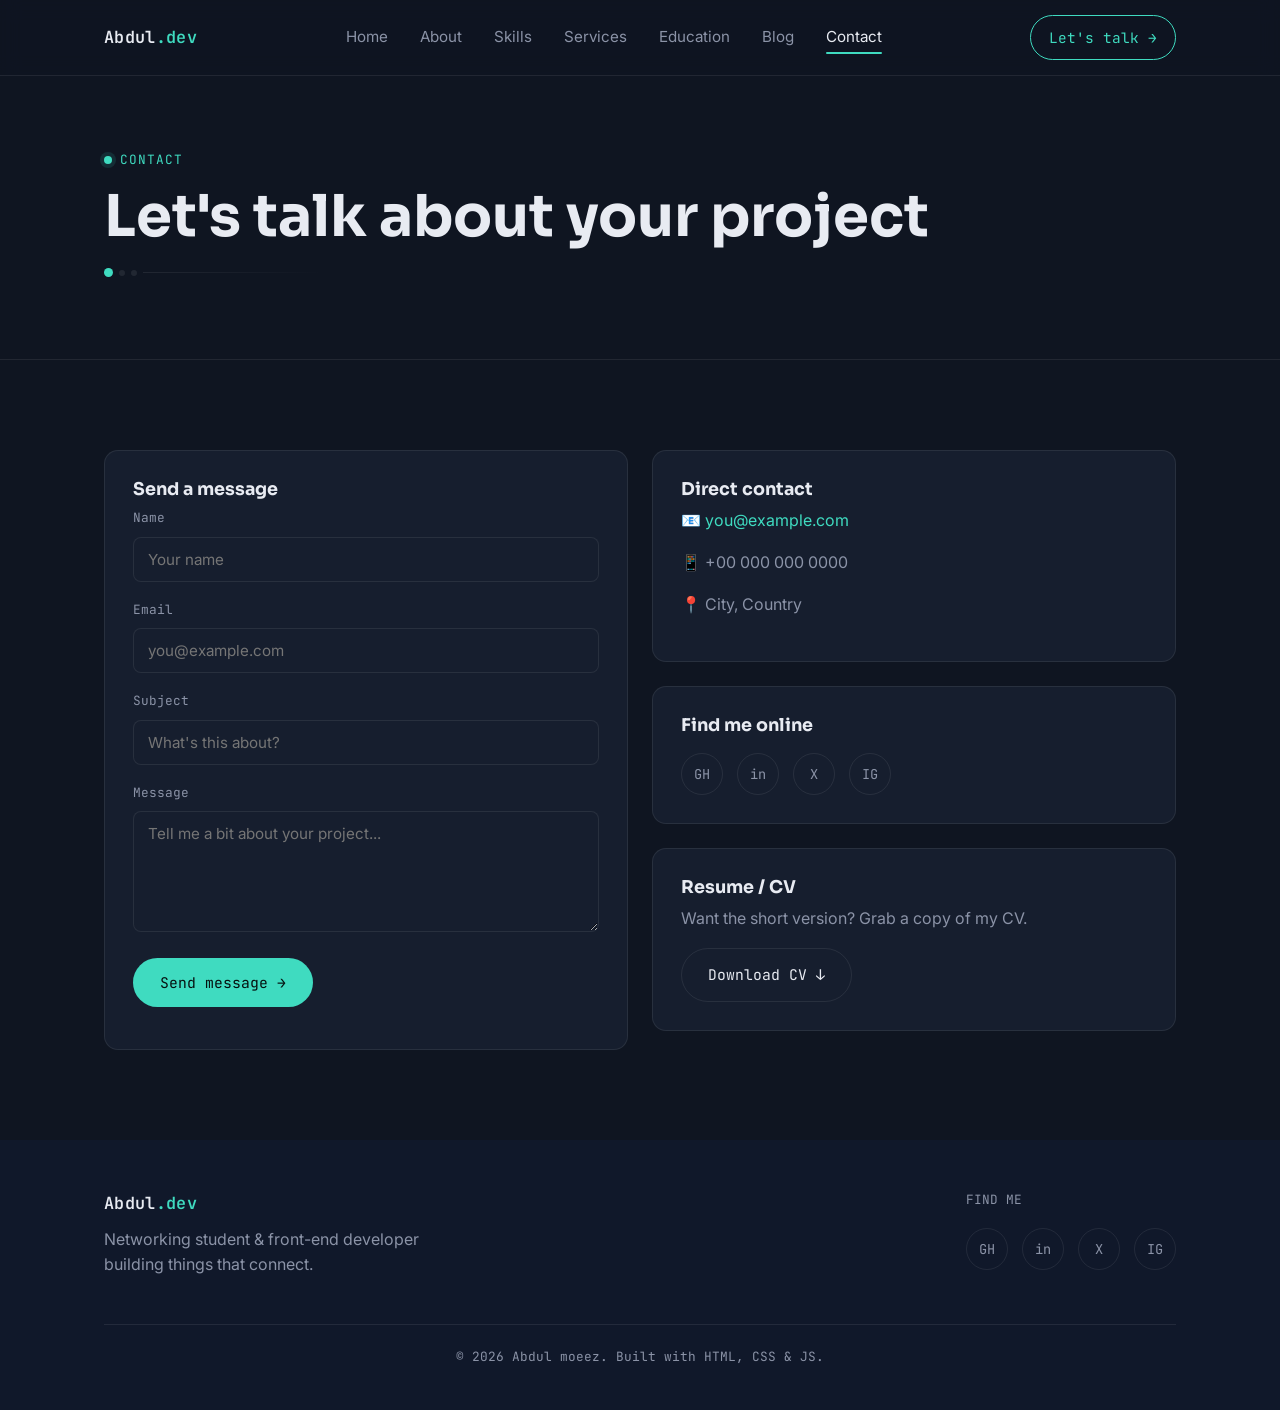
<file: contact.html>
<!DOCTYPE html>
<html lang="en">
<head>
  <meta charset="UTF-8" />
  <meta name="viewport" content="width=device-width, initial-scale=1.0" />
  <title>Contact — Abdul moeez</title>
  <meta name="description" content="TODO: short description of the contact page" />
  <link rel="preconnect" href="https://fonts.googleapis.com" />
  <link href="https://fonts.googleapis.com/css2?family=Sora:wght@400;600;700;800&family=Inter:wght@400;500;600&family=JetBrains+Mono:wght@400;500&display=swap" rel="stylesheet" />
  <link rel="stylesheet" href="css/style.css" />
</head>
<body>

  <nav class="site-nav">
    <div class="container">
      <a href="index.html" class="logo">Abdul<span>.dev</span></a>
      <ul class="nav-links">
        <li><a href="index.html">Home</a></li>
        <li><a href="about.html">About</a></li>
        <li><a href="skills.html">Skills</a></li>
        <li><a href="services.html">Services</a></li>
        <li><a href="education.html">Education</a></li>
        <li><a href="blog.html">Blog</a></li>
        <li><a href="contact.html">Contact</a></li>
      </ul>
      <a href="contact.html" class="nav-cta">Let's talk →</a>
      <button class="nav-toggle" aria-label="Toggle menu">☰</button>
    </div>
  </nav>

  <header class="hero" style="padding:70px 0 50px;">
    <div class="container">
      <div class="eyebrow">Contact</div>
      <h1>Let's talk about your project</h1>
      <div class="trace"><span></span><span></span><span></span></div>
    </div>
  </header>

  <section>
    <div class="container grid contact-grid">
      <!-- ============ CONTACT FORM ============ -->
      <div class="card">
        <h3>Send a message</h3>
        <!-- NOTE: this form is a front-end demo only. Connect it to a real
             service (Formspree, EmailJS, your own backend) to actually
             receive messages. See js/script.js for the submit handler. -->
        <form id="contact-form">
          <div class="field">
            <label for="name">Name</label>
            <input type="text" id="name" name="name" placeholder="Your name" required />
          </div>
          <div class="field">
            <label for="email">Email</label>
            <input type="email" id="email" name="email" placeholder="you@example.com" required />
          </div>
          <div class="field">
            <label for="subject">Subject</label>
            <input type="text" id="subject" name="subject" placeholder="What's this about?" />
          </div>
          <div class="field">
            <label for="message">Message</label>
            <textarea id="message" name="message" rows="5" placeholder="Tell me a bit about your project..." required></textarea>
          </div>
          <button type="submit" class="btn btn-primary">Send message →</button>
          <p id="form-status" style="margin-top:14px;font-family:var(--font-mono);font-size:.85rem;color:var(--accent);"></p>
        </form>
      </div>

      <!-- ============ DIRECT CONTACT + SOCIAL + CV ============ -->
      <div>
        <div class="card" style="margin-bottom:24px;">
          <h3>Direct contact</h3>
          <!-- TODO: fill in your real contact details -->
          <p>📧 <a href="mailto:you@example.com" style="color:var(--accent);">you@example.com</a></p>
          <p>📱 <!-- TODO: phone number, or remove this line --> +00 000 000 0000</p>
          <p>📍 <!-- TODO: city / country, or remove this line -->City, Country</p>
        </div>

        <div class="card" style="margin-bottom:24px;">
          <h3>Find me online</h3>
          <!-- TODO: replace # with your real profile URLs -->
          <div class="social-list">
            <a href="#" aria-label="GitHub" target="_blank" rel="noopener">GH</a>
            <a href="#" aria-label="LinkedIn" target="_blank" rel="noopener">in</a>
            <a href="#" aria-label="Twitter / X" target="_blank" rel="noopener">X</a>
            <a href="#" aria-label="Instagram" target="_blank" rel="noopener">IG</a>
          </div>
        </div>

        <div class="card">
          <h3>Resume / CV</h3>
          <p>Want the short version? Grab a copy of my CV.</p>
          <!-- TODO: place your real CV file at assets/cv.pdf -->
          <a href="assets/cv.pdf" class="btn btn-outline" download>Download CV ↓</a>
        </div>
      </div>
    </div>
  </section>

  <footer>
    <div class="container">
      <div class="footer-grid">
        <div>
          <div class="logo">Abdul<span>.dev</span></div>
          <p style="max-width:32ch;margin-top:10px;">Networking student & front-end developer building things that connect.</p>
        </div>
        <div>
          <p style="color:var(--text-muted);font-family:var(--font-mono);font-size:.8rem;margin-bottom:10px;">FIND ME</p>
          <div class="social-list">
            <a href="#" aria-label="GitHub" target="_blank" rel="noopener">GH</a>
            <a href="#" aria-label="LinkedIn" target="_blank" rel="noopener">in</a>
            <a href="#" aria-label="Twitter / X" target="_blank" rel="noopener">X</a>
            <a href="#" aria-label="Instagram" target="_blank" rel="noopener">IG</a>
          </div>
        </div>
      </div>
      <p class="footer-note">© <span id="year"></span> Abdul moeez. Built with HTML, CSS & JS.</p>
    </div>
  </footer>

  <script src="js/script.js"></script>
</body>
</html>
</file>
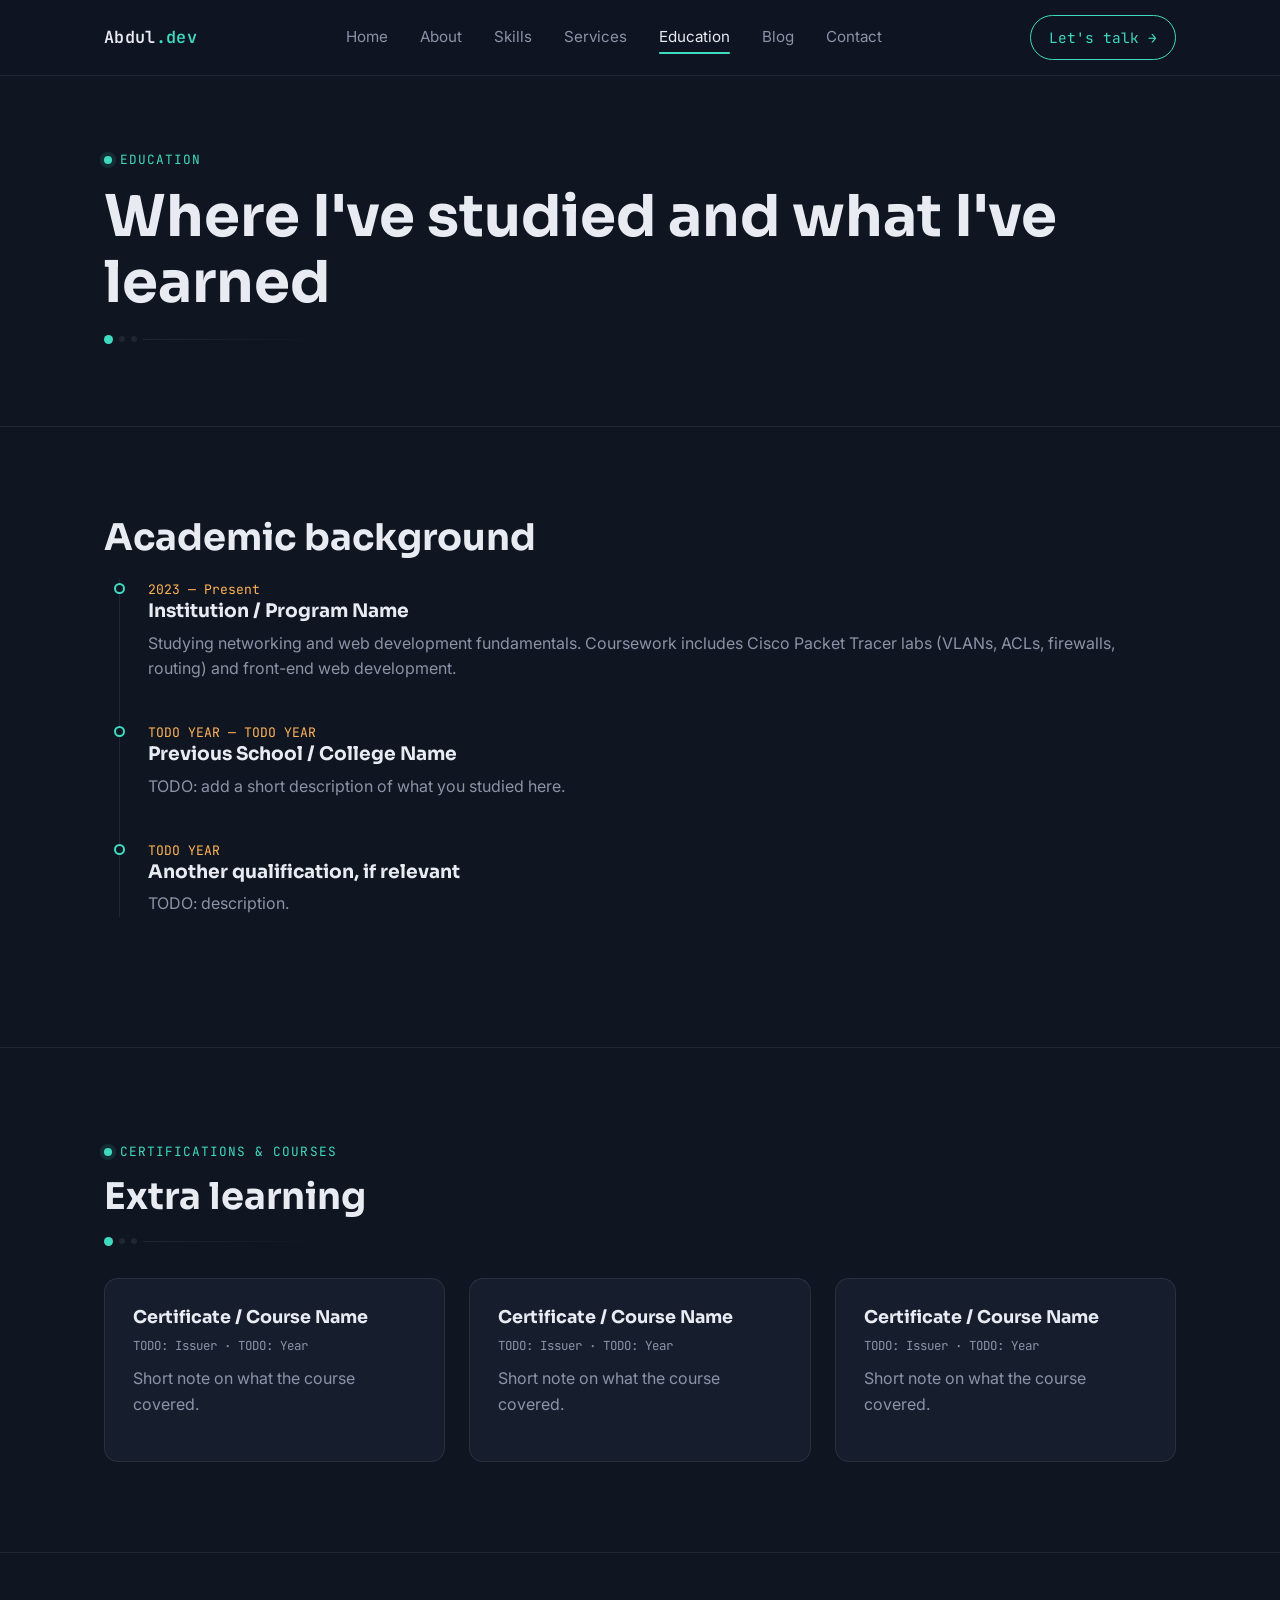
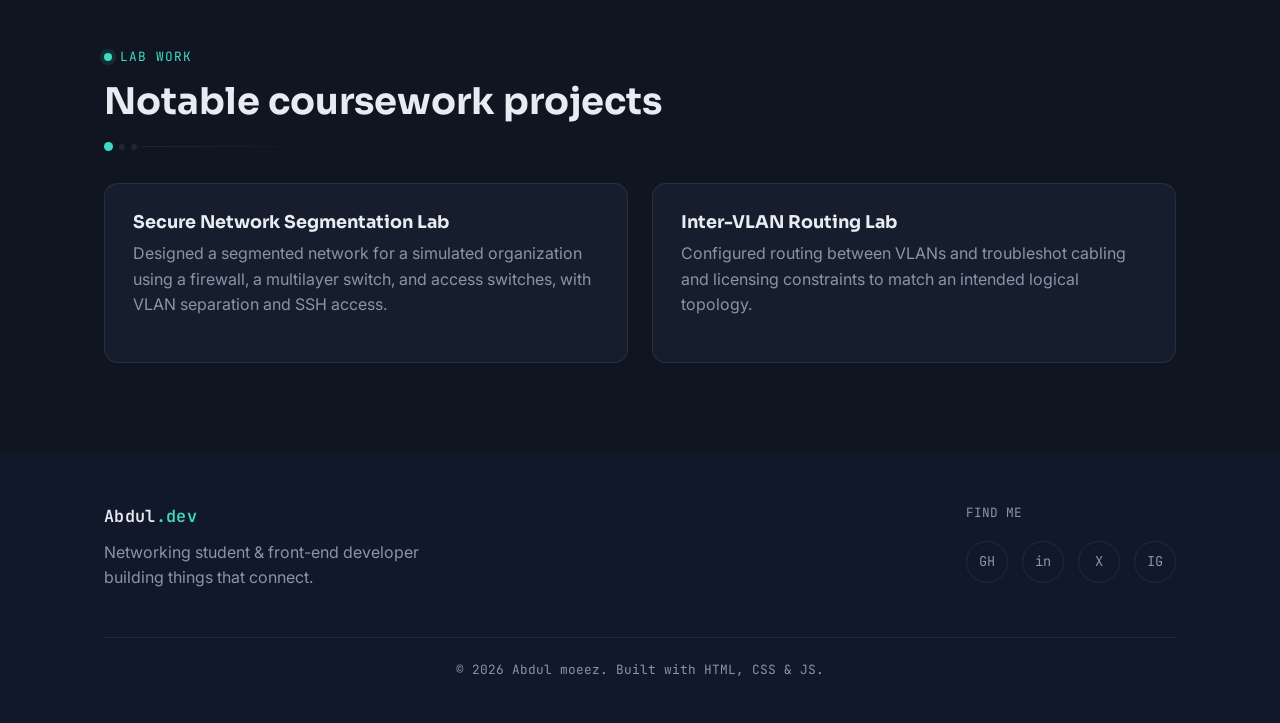
<file: education.html>
<!DOCTYPE html>
<html lang="en">
<head>
  <meta charset="UTF-8" />
  <meta name="viewport" content="width=device-width, initial-scale=1.0" />
  <title>Education — Abdul moeez</title>
  <meta name="description" content="TODO: short description of the education page" />
  <link rel="preconnect" href="https://fonts.googleapis.com" />
  <link href="https://fonts.googleapis.com/css2?family=Sora:wght@400;600;700;800&family=Inter:wght@400;500;600&family=JetBrains+Mono:wght@400;500&display=swap" rel="stylesheet" />
  <link rel="stylesheet" href="css/style.css" />
</head>
<body>

  <nav class="site-nav">
    <div class="container">
      <a href="index.html" class="logo">Abdul<span>.dev</span></a>
      <ul class="nav-links">
        <li><a href="index.html">Home</a></li>
        <li><a href="about.html">About</a></li>
        <li><a href="skills.html">Skills</a></li>
        <li><a href="services.html">Services</a></li>
        <li><a href="education.html">Education</a></li>
        <li><a href="blog.html">Blog</a></li>
        <li><a href="contact.html">Contact</a></li>
      </ul>
      <a href="contact.html" class="nav-cta">Let's talk →</a>
      <button class="nav-toggle" aria-label="Toggle menu">☰</button>
    </div>
  </nav>

  <header class="hero" style="padding:70px 0 50px;">
    <div class="container">
      <div class="eyebrow">Education</div>
      <h1>Where I've studied and what I've learned</h1>
      <div class="trace"><span></span><span></span><span></span></div>
    </div>
  </header>

  <!-- ============ EDUCATION TIMELINE ============ -->
  <section>
    <div class="container">
      <div class="section-head">
        <h2>Academic background</h2>
      </div>
      <div class="timeline">
        <!-- TODO: replace with your real institutions, dates and details -->
        <div class="timeline-item">
          <div class="when">2023 — Present</div>
          <h3>Institution / Program Name</h3>
          <p>Studying networking and web development fundamentals. Coursework includes Cisco Packet Tracer labs (VLANs, ACLs, firewalls, routing) and front-end web development.</p>
        </div>
        <div class="timeline-item">
          <div class="when">TODO YEAR — TODO YEAR</div>
          <h3>Previous School / College Name</h3>
          <p>TODO: add a short description of what you studied here.</p>
        </div>
        <div class="timeline-item">
          <div class="when">TODO YEAR</div>
          <h3>Another qualification, if relevant</h3>
          <p>TODO: description.</p>
        </div>
      </div>
    </div>
  </section>

  <!-- ============ CERTIFICATIONS / COURSES ============ -->
  <section>
    <div class="container">
      <div class="section-head">
        <div class="eyebrow">Certifications & courses</div>
        <h2>Extra learning</h2>
        <div class="trace"><span></span><span></span><span></span></div>
      </div>
      <div class="grid grid-3">
        <!-- TODO: add real certificates/courses, or remove this section -->
        <div class="card">
          <h3>Certificate / Course Name</h3>
          <p class="post-meta">TODO: Issuer · TODO: Year</p>
          <p>Short note on what the course covered.</p>
        </div>
        <div class="card">
          <h3>Certificate / Course Name</h3>
          <p class="post-meta">TODO: Issuer · TODO: Year</p>
          <p>Short note on what the course covered.</p>
        </div>
        <div class="card">
          <h3>Certificate / Course Name</h3>
          <p class="post-meta">TODO: Issuer · TODO: Year</p>
          <p>Short note on what the course covered.</p>
        </div>
      </div>
    </div>
  </section>

  <!-- ============ KEY LAB PROJECTS ============ -->
  <section>
    <div class="container">
      <div class="section-head">
        <div class="eyebrow">Lab work</div>
        <h2>Notable coursework projects</h2>
        <div class="trace"><span></span><span></span><span></span></div>
      </div>
      <div class="grid grid-2">
        <!-- TODO: describe a couple of your real lab/course projects -->
        <div class="card">
          <h3>Secure Network Segmentation Lab</h3>
          <p>Designed a segmented network for a simulated organization using a firewall, a multilayer switch, and access switches, with VLAN separation and SSH access.</p>
        </div>
        <div class="card">
          <h3>Inter-VLAN Routing Lab</h3>
          <p>Configured routing between VLANs and troubleshot cabling and licensing constraints to match an intended logical topology.</p>
        </div>
      </div>
    </div>
  </section>

  <footer>
    <div class="container">
      <div class="footer-grid">
        <div>
          <div class="logo">Abdul<span>.dev</span></div>
          <p style="max-width:32ch;margin-top:10px;">Networking student & front-end developer building things that connect.</p>
        </div>
        <div>
          <p style="color:var(--text-muted);font-family:var(--font-mono);font-size:.8rem;margin-bottom:10px;">FIND ME</p>
          <div class="social-list">
            <a href="#" aria-label="GitHub" target="_blank" rel="noopener">GH</a>
            <a href="#" aria-label="LinkedIn" target="_blank" rel="noopener">in</a>
            <a href="#" aria-label="Twitter / X" target="_blank" rel="noopener">X</a>
            <a href="#" aria-label="Instagram" target="_blank" rel="noopener">IG</a>
          </div>
        </div>
      </div>
      <p class="footer-note">© <span id="year"></span> Abdul moeez. Built with HTML, CSS & JS.</p>
    </div>
  </footer>

  <script src="js/script.js"></script>
</body>
</html>
</file>
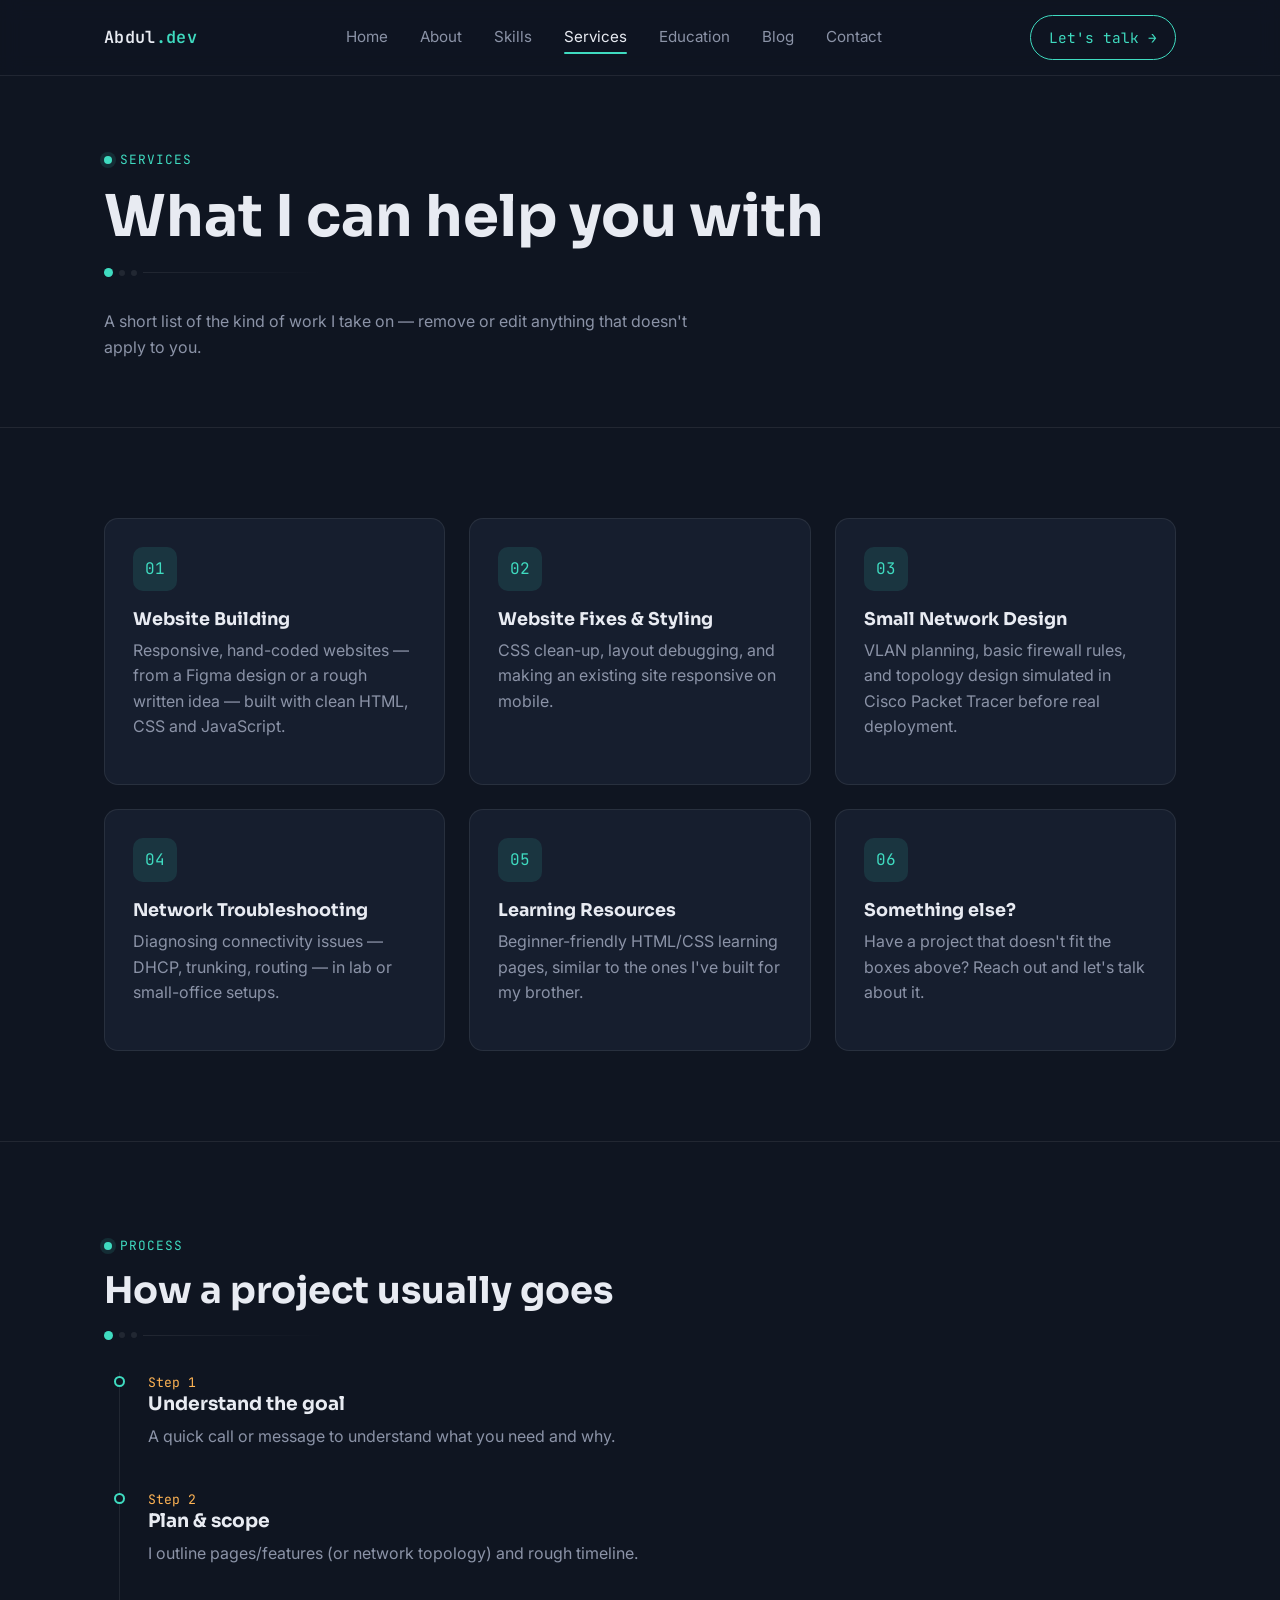
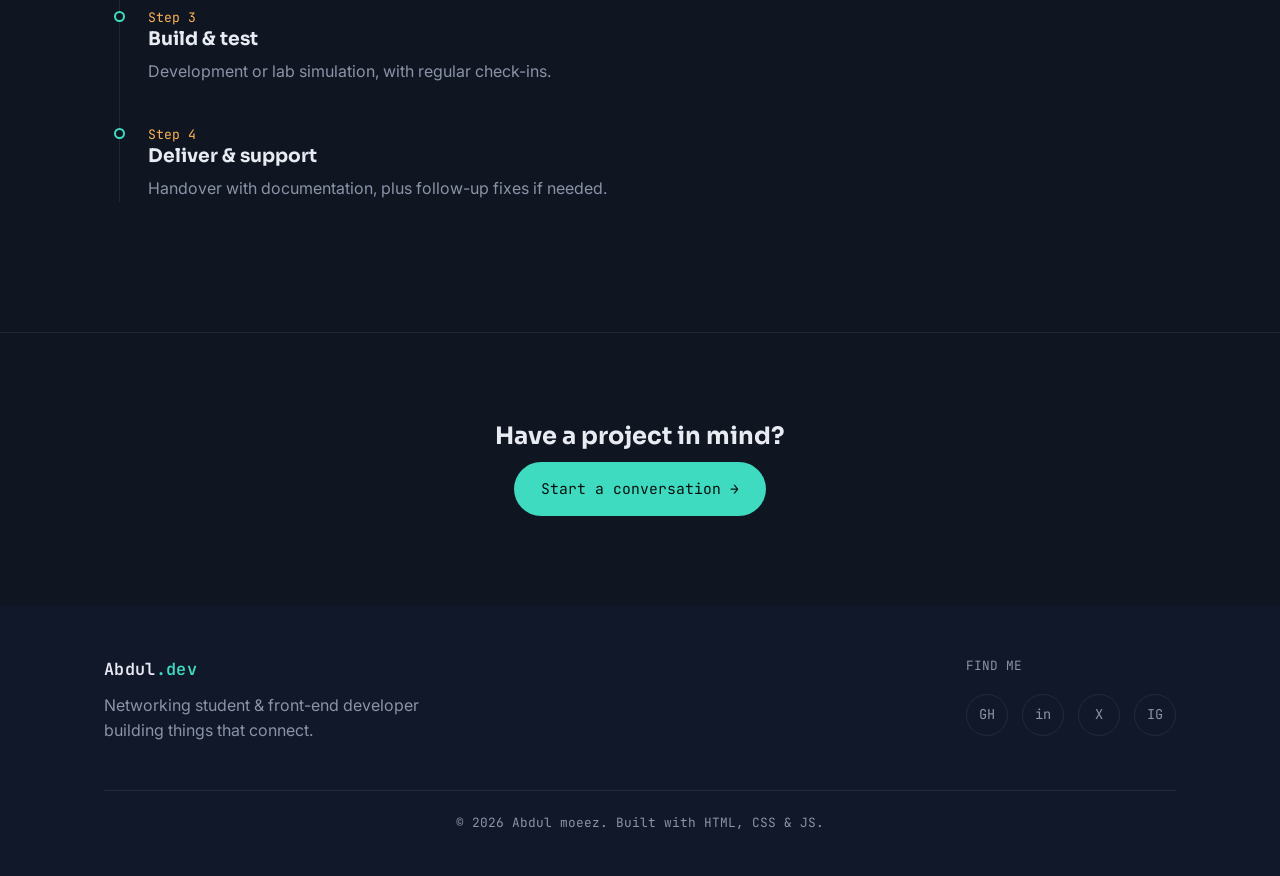
<file: services.html>
<!DOCTYPE html>
<html lang="en">
<head>
  <meta charset="UTF-8" />
  <meta name="viewport" content="width=device-width, initial-scale=1.0" />
  <title>Services — Abdul moeez</title>
  <meta name="description" content="TODO: short description of the services page" />
  <link rel="preconnect" href="https://fonts.googleapis.com" />
  <link href="https://fonts.googleapis.com/css2?family=Sora:wght@400;600;700;800&family=Inter:wght@400;500;600&family=JetBrains+Mono:wght@400;500&display=swap" rel="stylesheet" />
  <link rel="stylesheet" href="css/style.css" />
</head>
<body>

  <nav class="site-nav">
    <div class="container">
      <a href="index.html" class="logo">Abdul<span>.dev</span></a>
      <ul class="nav-links">
        <li><a href="index.html">Home</a></li>
        <li><a href="about.html">About</a></li>
        <li><a href="skills.html">Skills</a></li>
        <li><a href="services.html">Services</a></li>
        <li><a href="education.html">Education</a></li>
        <li><a href="blog.html">Blog</a></li>
        <li><a href="contact.html">Contact</a></li>
      </ul>
      <a href="contact.html" class="nav-cta">Let's talk →</a>
      <button class="nav-toggle" aria-label="Toggle menu">☰</button>
    </div>
  </nav>

  <header class="hero" style="padding:70px 0 50px;">
    <div class="container">
      <div class="eyebrow">Services</div>
      <h1>What I can help you with</h1>
      <div class="trace"><span></span><span></span><span></span></div>
      <!-- TODO: intro sentence -->
      <p style="max-width:60ch;">A short list of the kind of work I take on — remove or edit anything that doesn't apply to you.</p>
    </div>
  </header>

  <section>
    <div class="container">
      <div class="grid grid-3">
        <!-- TODO: edit/add/remove service cards freely -->
        <div class="card">
          <div class="icon">01</div>
          <h3>Website Building</h3>
          <p>Responsive, hand-coded websites — from a Figma design or a rough written idea — built with clean HTML, CSS and JavaScript.</p>
        </div>
        <div class="card">
          <div class="icon">02</div>
          <h3>Website Fixes & Styling</h3>
          <p>CSS clean-up, layout debugging, and making an existing site responsive on mobile.</p>
        </div>
        <div class="card">
          <div class="icon">03</div>
          <h3>Small Network Design</h3>
          <p>VLAN planning, basic firewall rules, and topology design simulated in Cisco Packet Tracer before real deployment.</p>
        </div>
        <div class="card">
          <div class="icon">04</div>
          <h3>Network Troubleshooting</h3>
          <p>Diagnosing connectivity issues — DHCP, trunking, routing — in lab or small-office setups.</p>
        </div>
        <div class="card">
          <div class="icon">05</div>
          <h3>Learning Resources</h3>
          <p>Beginner-friendly HTML/CSS learning pages, similar to the ones I've built for my brother.</p>
        </div>
        <div class="card">
          <div class="icon">06</div>
          <h3><!-- TODO: add your own --> Something else?</h3>
          <p>Have a project that doesn't fit the boxes above? Reach out and let's talk about it.</p>
        </div>
      </div>
    </div>
  </section>

  <!-- ============ PROCESS ============ -->
  <section>
    <div class="container">
      <div class="section-head">
        <div class="eyebrow">Process</div>
        <h2>How a project usually goes</h2>
        <div class="trace"><span></span><span></span><span></span></div>
      </div>
      <div class="timeline">
        <!-- TODO: edit your own process steps -->
        <div class="timeline-item">
          <div class="when">Step 1</div>
          <h3>Understand the goal</h3>
          <p>A quick call or message to understand what you need and why.</p>
        </div>
        <div class="timeline-item">
          <div class="when">Step 2</div>
          <h3>Plan & scope</h3>
          <p>I outline pages/features (or network topology) and rough timeline.</p>
        </div>
        <div class="timeline-item">
          <div class="when">Step 3</div>
          <h3>Build & test</h3>
          <p>Development or lab simulation, with regular check-ins.</p>
        </div>
        <div class="timeline-item">
          <div class="when">Step 4</div>
          <h3>Deliver & support</h3>
          <p>Handover with documentation, plus follow-up fixes if needed.</p>
        </div>
      </div>
    </div>
  </section>

  <section style="text-align:center;">
    <div class="container">
      <h2>Have a project in mind?</h2>
      <a href="contact.html" class="btn btn-primary">Start a conversation →</a>
    </div>
  </section>

  <footer>
    <div class="container">
      <div class="footer-grid">
        <div>
          <div class="logo">Abdul<span>.dev</span></div>
          <p style="max-width:32ch;margin-top:10px;">Networking student & front-end developer building things that connect.</p>
        </div>
        <div>
          <p style="color:var(--text-muted);font-family:var(--font-mono);font-size:.8rem;margin-bottom:10px;">FIND ME</p>
          <div class="social-list">
            <a href="#" aria-label="GitHub" target="_blank" rel="noopener">GH</a>
            <a href="#" aria-label="LinkedIn" target="_blank" rel="noopener">in</a>
            <a href="#" aria-label="Twitter / X" target="_blank" rel="noopener">X</a>
            <a href="#" aria-label="Instagram" target="_blank" rel="noopener">IG</a>
          </div>
        </div>
      </div>
      <p class="footer-note">© <span id="year"></span> Abdul moeez. Built with HTML, CSS & JS.</p>
    </div>
  </footer>

  <script src="js/script.js"></script>
</body>
</html>
</file>
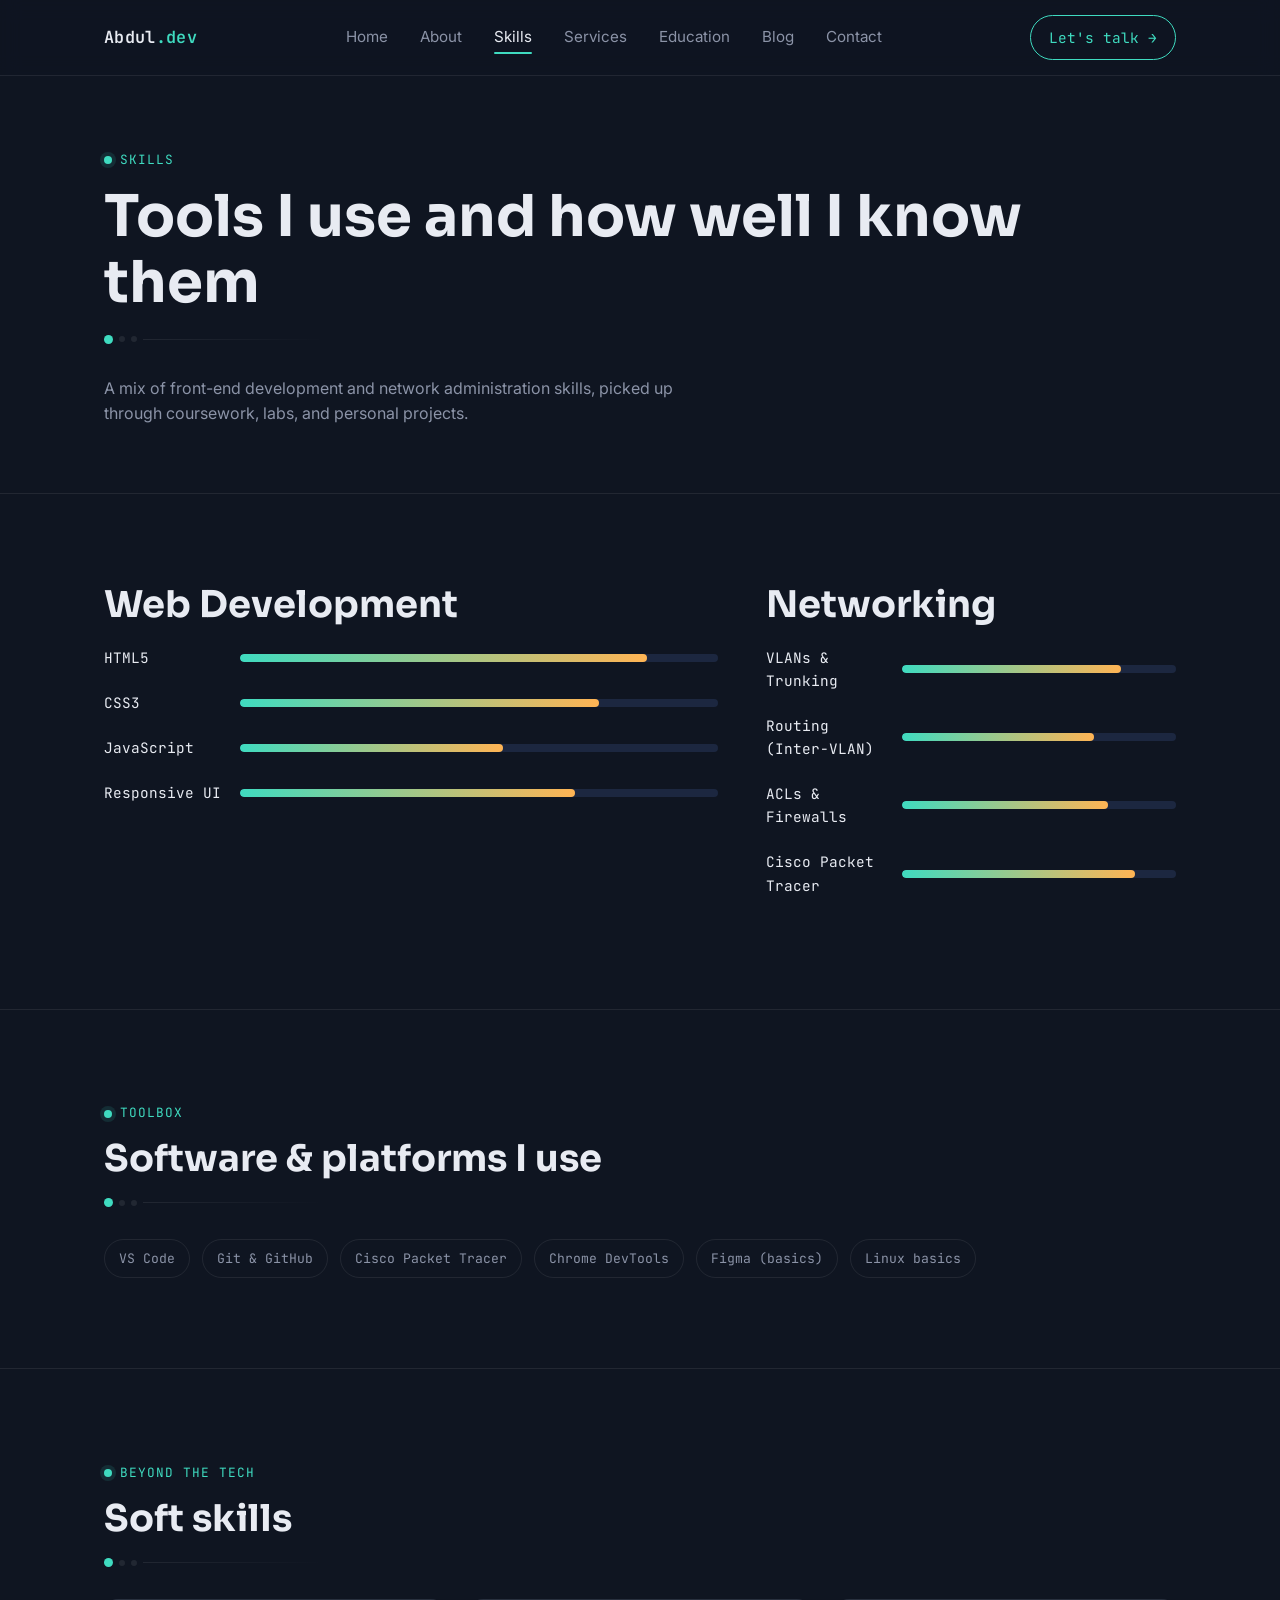
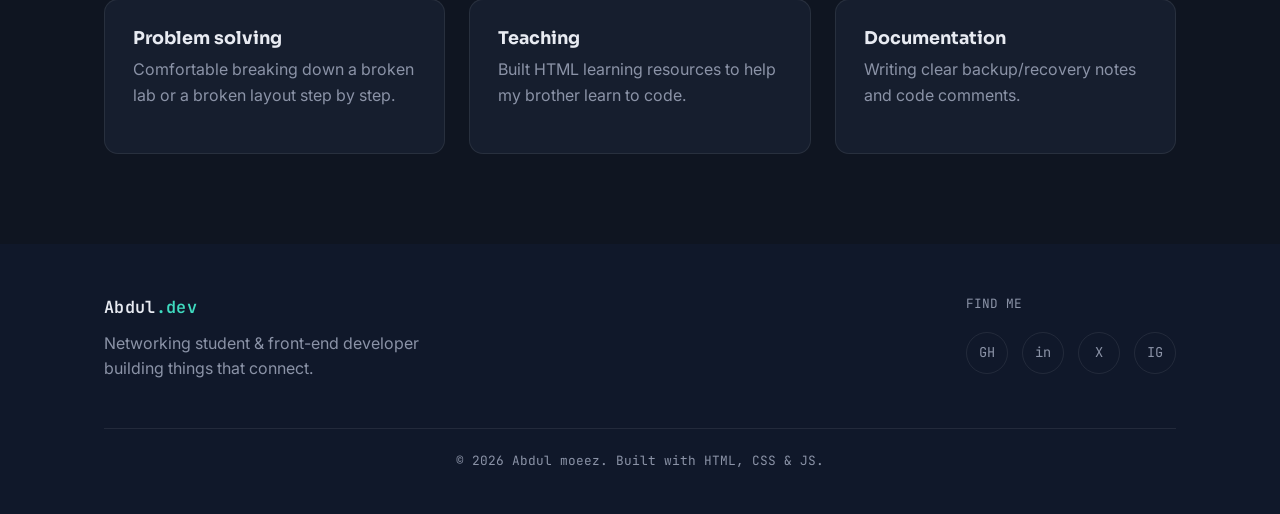
<file: skills.html>
<!DOCTYPE html>
<html lang="en">
<head>
  <meta charset="UTF-8" />
  <meta name="viewport" content="width=device-width, initial-scale=1.0" />
  <title>Skills — Abdul moeez</title>
  <meta name="description" content="TODO: short description of the skills page" />
  <link rel="preconnect" href="https://fonts.googleapis.com" />
  <link href="https://fonts.googleapis.com/css2?family=Sora:wght@400;600;700;800&family=Inter:wght@400;500;600&family=JetBrains+Mono:wght@400;500&display=swap" rel="stylesheet" />
  <link rel="stylesheet" href="css/style.css" />
</head>
<body>

  <nav class="site-nav">
    <div class="container">
      <a href="index.html" class="logo">Abdul<span>.dev</span></a>
      <ul class="nav-links">
        <li><a href="index.html">Home</a></li>
        <li><a href="about.html">About</a></li>
        <li><a href="skills.html">Skills</a></li>
        <li><a href="services.html">Services</a></li>
        <li><a href="education.html">Education</a></li>
        <li><a href="blog.html">Blog</a></li>
        <li><a href="contact.html">Contact</a></li>
      </ul>
      <a href="contact.html" class="nav-cta">Let's talk →</a>
      <button class="nav-toggle" aria-label="Toggle menu">☰</button>
    </div>
  </nav>

  <header class="hero" style="padding:70px 0 50px;">
    <div class="container">
      <div class="eyebrow">Skills</div>
      <h1>Tools I use and how well I know them</h1>
      <div class="trace"><span></span><span></span><span></span></div>
      <!-- TODO: intro sentence -->
      <p style="max-width:60ch;">A mix of front-end development and network administration skills, picked up through coursework, labs, and personal projects.</p>
    </div>
  </header>

  <!-- ============ TECHNICAL SKILL BARS ============ -->
  <section>
    <div class="container hero-grid" style="align-items:start;">
      <div>
        <div class="section-head">
          <h2>Web Development</h2>
        </div>
        <!-- TODO: adjust names + data-level (0–100) to match your real ability -->
        <div class="skill-row">
          <span style="width:120px;">HTML5</span>
          <div class="skill-bar-track"><div class="skill-bar-fill" data-level="85"></div></div>
        </div>
        <div class="skill-row">
          <span style="width:120px;">CSS3</span>
          <div class="skill-bar-track"><div class="skill-bar-fill" data-level="75"></div></div>
        </div>
        <div class="skill-row">
          <span style="width:120px;">JavaScript</span>
          <div class="skill-bar-track"><div class="skill-bar-fill" data-level="55"></div></div>
        </div>
        <div class="skill-row">
          <span style="width:120px;">Responsive UI</span>
          <div class="skill-bar-track"><div class="skill-bar-fill" data-level="70"></div></div>
        </div>
      </div>

      <div>
        <div class="section-head">
          <h2>Networking</h2>
        </div>
        <!-- TODO: adjust to your real skill levels -->
        <div class="skill-row">
          <span style="width:120px;">VLANs & Trunking</span>
          <div class="skill-bar-track"><div class="skill-bar-fill" data-level="80"></div></div>
        </div>
        <div class="skill-row">
          <span style="width:120px;">Routing (Inter-VLAN)</span>
          <div class="skill-bar-track"><div class="skill-bar-fill" data-level="70"></div></div>
        </div>
        <div class="skill-row">
          <span style="width:120px;">ACLs & Firewalls</span>
          <div class="skill-bar-track"><div class="skill-bar-fill" data-level="75"></div></div>
        </div>
        <div class="skill-row">
          <span style="width:120px;">Cisco Packet Tracer</span>
          <div class="skill-bar-track"><div class="skill-bar-fill" data-level="85"></div></div>
        </div>
      </div>
    </div>
  </section>

  <!-- ============ TOOLS / TECH STACK PILLS ============ -->
  <section>
    <div class="container">
      <div class="section-head">
        <div class="eyebrow">Toolbox</div>
        <h2>Software & platforms I use</h2>
        <div class="trace"><span></span><span></span><span></span></div>
      </div>
      <!-- TODO: add/remove pills for your actual toolkit -->
      <div style="display:flex;flex-wrap:wrap;gap:12px;">
        <span class="tool-pill">VS Code</span>
        <span class="tool-pill">Git & GitHub</span>
        <span class="tool-pill">Cisco Packet Tracer</span>
        <span class="tool-pill">Chrome DevTools</span>
        <span class="tool-pill">Figma (basics)</span>
        <span class="tool-pill">Linux basics</span>
      </div>
    </div>
  </section>

  <!-- ============ SOFT SKILLS ============ -->
  <section>
    <div class="container">
      <div class="section-head">
        <div class="eyebrow">Beyond the tech</div>
        <h2>Soft skills</h2>
        <div class="trace"><span></span><span></span><span></span></div>
      </div>
      <div class="grid grid-3">
        <!-- TODO: edit to match your own strengths -->
        <div class="card"><h3>Problem solving</h3><p>Comfortable breaking down a broken lab or a broken layout step by step.</p></div>
        <div class="card"><h3>Teaching</h3><p>Built HTML learning resources to help my brother learn to code.</p></div>
        <div class="card"><h3>Documentation</h3><p>Writing clear backup/recovery notes and code comments.</p></div>
      </div>
    </div>
  </section>

  <footer>
    <div class="container">
      <div class="footer-grid">
        <div>
          <div class="logo">Abdul<span>.dev</span></div>
          <p style="max-width:32ch;margin-top:10px;">Networking student & front-end developer building things that connect.</p>
        </div>
        <div>
          <p style="color:var(--text-muted);font-family:var(--font-mono);font-size:.8rem;margin-bottom:10px;">FIND ME</p>
          <div class="social-list">
            <a href="#" aria-label="GitHub" target="_blank" rel="noopener">GH</a>
            <a href="#" aria-label="LinkedIn" target="_blank" rel="noopener">in</a>
            <a href="#" aria-label="Twitter / X" target="_blank" rel="noopener">X</a>
            <a href="#" aria-label="Instagram" target="_blank" rel="noopener">IG</a>
          </div>
        </div>
      </div>
      <p class="footer-note">© <span id="year"></span> Abdul moeez. Built with HTML, CSS & JS.</p>
    </div>
  </footer>

  <script src="js/script.js"></script>
</body>
</html>
</file>
<file: css/style.css>
/* ============================================================
   PORTFOLIO STYLESHEET
   Theme: "Network Trace" — built for a networking + web dev student.
   Edit the CSS variables below to reskin the whole site in one place.
   ============================================================ */

:root {
  /* ---- Color tokens (edit these to change the whole palette) ---- */
  --bg: #0f1521;
  --bg-alt: #10182a;
  --surface: #161e2e;
  --surface-2: #1c2740;
  --border: rgba(255, 255, 255, 0.08);
  --text: #e8ebf2;
  --text-muted: #8b93a7;
  --accent: #3fdbc0;       /* cyan — primary accent (links, highlights) */
  --accent-2: #ffb454;     /* amber — secondary accent (tags, timeline) */
  --accent-soft: rgba(63, 219, 192, 0.12);
  --danger: #ff6b6b;

  /* ---- Type tokens ---- */
  --font-display: "Sora", "Segoe UI", sans-serif;
  --font-body: "Inter", "Segoe UI", sans-serif;
  --font-mono: "JetBrains Mono", "Courier New", monospace;

  /* ---- Layout tokens ---- */
  --max-width: 1120px;
  --radius: 14px;
  --radius-sm: 8px;
  --gap: 24px;
  --nav-height: 76px;
}

/* ---------------- Reset ---------------- */
*, *::before, *::after { box-sizing: border-box; }
html { scroll-behavior: smooth; }
body {
  margin: 0;
  background: var(--bg);
  color: var(--text);
  font-family: var(--font-body);
  line-height: 1.6;
  -webkit-font-smoothing: antialiased;
}
img { max-width: 100%; display: block; }
a { color: inherit; text-decoration: none; }
ul { list-style: none; margin: 0; padding: 0; }
h1, h2, h3, h4 { font-family: var(--font-display); line-height: 1.15; margin: 0 0 .5em; }
p { margin: 0 0 1em; color: var(--text-muted); }
:focus-visible { outline: 2px solid var(--accent); outline-offset: 3px; }

.container {
  max-width: var(--max-width);
  margin: 0 auto;
  padding: 0 24px;
}

.eyebrow {
  display: inline-flex;
  align-items: center;
  gap: 8px;
  font-family: var(--font-mono);
  font-size: 0.8rem;
  letter-spacing: 0.08em;
  text-transform: uppercase;
  color: var(--accent);
  margin-bottom: 14px;
}
.eyebrow::before {
  content: "";
  width: 8px; height: 8px;
  border-radius: 50%;
  background: var(--accent);
  box-shadow: 0 0 0 4px var(--accent-soft);
}

/* ---------------- Signature element: network trace divider ----------------
   A small horizontal "traceroute" line with node dots, used under section
   headers. This ties back to the networking/Cisco-lab side of the portfolio. */
.trace {
  display: flex;
  align-items: center;
  gap: 6px;
  width: 100%;
  max-width: 220px;
  margin: 18px 0 32px;
}
.trace span {
  width: 6px; height: 6px;
  border-radius: 50%;
  background: var(--border);
}
.trace span:nth-child(1) { background: var(--accent); width: 9px; height: 9px; }
.trace::after {
  content: "";
  flex: 1;
  height: 1px;
  background: linear-gradient(90deg, var(--border), transparent);
}

/* ---------------- Navigation ---------------- */
.site-nav {
  position: sticky;
  top: 0;
  z-index: 100;
  height: var(--nav-height);
  display: flex;
  align-items: center;
  background: rgba(15, 21, 33, 0.85);
  backdrop-filter: blur(10px);
  border-bottom: 1px solid var(--border);
}
.site-nav .container {
  display: flex;
  align-items: center;
  justify-content: space-between;
  width: 100%;
}
.logo {
  font-family: var(--font-mono);
  font-weight: 600;
  font-size: 1.05rem;
  letter-spacing: 0.02em;
}
.logo span { color: var(--accent); } /* e.g. name.dev> */

.nav-links {
  display: flex;
  gap: 32px;
  font-size: 0.95rem;
}
.nav-links a {
  color: var(--text-muted);
  position: relative;
  padding: 6px 0;
}
.nav-links a:hover, .nav-links a.active { color: var(--text); }
.nav-links a.active::after {
  content: "";
  position: absolute;
  left: 0; right: 0; bottom: -2px;
  height: 2px;
  background: var(--accent);
  border-radius: 2px;
}

.nav-cta {
  display: inline-flex;
  align-items: center;
  gap: 8px;
  padding: 10px 18px;
  border-radius: 999px;
  border: 1px solid var(--accent);
  color: var(--accent);
  font-size: 0.9rem;
  font-family: var(--font-mono);
  transition: background .2s, color .2s;
}
.nav-cta:hover { background: var(--accent); color: #06110f; }

.nav-toggle {
  display: none;
  background: none;
  border: 1px solid var(--border);
  border-radius: 8px;
  width: 40px; height: 40px;
  color: var(--text);
  font-size: 1.2rem;
  cursor: pointer;
}

/* ---------------- Buttons ---------------- */
.btn {
  display: inline-flex;
  align-items: center;
  gap: 10px;
  padding: 14px 26px;
  border-radius: 999px;
  font-family: var(--font-mono);
  font-size: 0.92rem;
  cursor: pointer;
  border: 1px solid transparent;
  transition: transform .15s ease, background .2s, color .2s, border-color .2s;
}
.btn:hover { transform: translateY(-2px); }
.btn-primary { background: var(--accent); color: #06110f; }
.btn-primary:hover { background: #57e6cd; }
.btn-outline { border-color: var(--border); color: var(--text); }
.btn-outline:hover { border-color: var(--accent); color: var(--accent); }

/* ---------------- Hero ---------------- */
.hero {
  position: relative;
  padding: 110px 0 90px;
  overflow: hidden;
  border-bottom: 1px solid var(--border);
}
.hero-grid {
  display: grid;
  grid-template-columns: 1.2fr 0.8fr;
  gap: 48px;
  align-items: center;
}
.hero h1 {
  font-size: clamp(2.4rem, 5vw, 3.6rem);
  margin-bottom: 18px;
}
.hero h1 .highlight { color: var(--accent); }
.hero p.lead { font-size: 1.1rem; max-width: 46ch; }
.hero-actions { display: flex; gap: 16px; margin-top: 32px; flex-wrap: wrap; }

.hero-photo {
  position: relative;
  justify-self: center;
}
.hero-photo .frame {
  width: 300px; height: 300px;
  border-radius: 24px;
  overflow: hidden;
  border: 1px solid var(--border);
  background: var(--surface);
  position: relative;
}
.hero-photo img { width: 100%; height: 100%; object-fit: cover; }
.hero-photo .node-dot {
  position: absolute;
  width: 12px; height: 12px;
  border-radius: 50%;
  background: var(--accent-2);
  box-shadow: 0 0 0 6px rgba(255,180,84,.15);
}
.hero-photo .node-dot.d1 { top: -6px; right: 30px; }
.hero-photo .node-dot.d2 { bottom: 20px; left: -6px; background: var(--accent); box-shadow: 0 0 0 6px var(--accent-soft); }

.hero-tags {
  display: flex;
  gap: 10px;
  flex-wrap: wrap;
  margin-top: 26px;
}
.hero-tags span {
  font-family: var(--font-mono);
  font-size: 0.78rem;
  padding: 6px 12px;
  border-radius: 999px;
  border: 1px solid var(--border);
  color: var(--text-muted);
}

/* ---------------- Sections ---------------- */
section { padding: 90px 0; border-bottom: 1px solid var(--border); }
section:last-of-type { border-bottom: none; }
.section-head { max-width: 640px; margin-bottom: 20px; }
.section-head h2 { font-size: clamp(1.7rem, 3vw, 2.3rem); }

/* ---------------- Cards / grids ---------------- */
.grid {
  display: grid;
  gap: var(--gap);
}
.grid-2 { grid-template-columns: repeat(2, 1fr); }
.grid-3 { grid-template-columns: repeat(3, 1fr); }
.grid-4 { grid-template-columns: repeat(4, 1fr); }

.card {
  background: var(--surface);
  border: 1px solid var(--border);
  border-radius: var(--radius);
  padding: 28px;
  transition: border-color .2s, transform .2s;
}
.card:hover { border-color: var(--accent); transform: translateY(-4px); }
.card .icon {
  width: 44px; height: 44px;
  border-radius: 10px;
  background: var(--accent-soft);
  color: var(--accent);
  display: flex; align-items: center; justify-content: center;
  font-family: var(--font-mono);
  margin-bottom: 18px;
}
.card h3 { font-size: 1.1rem; }

/* ---------------- Skills ---------------- */
.skill-row {
  display: flex;
  justify-content: space-between;
  align-items: center;
  gap: 16px;
  margin-bottom: 22px;
  font-family: var(--font-mono);
  font-size: 0.9rem;
}
.skill-bar-track {
  flex: 1;
  height: 8px;
  border-radius: 999px;
  background: var(--surface-2);
  overflow: hidden;
}
.skill-bar-fill {
  height: 100%;
  border-radius: 999px;
  background: linear-gradient(90deg, var(--accent), var(--accent-2));
}
.tool-pill {
  font-family: var(--font-mono);
  font-size: 0.82rem;
  padding: 8px 14px;
  border-radius: 999px;
  border: 1px solid var(--border);
  color: var(--text-muted);
}

/* ---------------- Timeline (education) ---------------- */
.timeline { position: relative; margin-left: 10px; }
.timeline::before {
  content: "";
  position: absolute;
  left: 5px; top: 0; bottom: 0;
  width: 1px;
  background: var(--border);
}
.timeline-item {
  position: relative;
  padding-left: 34px;
  margin-bottom: 40px;
}
.timeline-item::before {
  content: "";
  position: absolute;
  left: 0; top: 4px;
  width: 11px; height: 11px;
  border-radius: 50%;
  background: var(--bg);
  border: 2px solid var(--accent);
}
.timeline-item .when {
  font-family: var(--font-mono);
  font-size: 0.82rem;
  color: var(--accent-2);
}

/* ---------------- Blog / articles ---------------- */
.post-card img { border-radius: var(--radius-sm) var(--radius-sm) 0 0; aspect-ratio: 16/10; object-fit: cover; }
.post-card { padding: 0; overflow: hidden; }
.post-card .post-body { padding: 22px; }
.post-meta {
  font-family: var(--font-mono);
  font-size: 0.78rem;
  color: var(--text-muted);
  margin-bottom: 10px;
}

/* ---------------- Contact / forms ---------------- */
.contact-grid { grid-template-columns: 1fr 1fr; align-items: start; }
.field { margin-bottom: 18px; }
.field label {
  display: block;
  font-family: var(--font-mono);
  font-size: 0.8rem;
  color: var(--text-muted);
  margin-bottom: 8px;
}
.field input, .field textarea {
  width: 100%;
  background: var(--surface);
  border: 1px solid var(--border);
  border-radius: var(--radius-sm);
  padding: 12px 14px;
  color: var(--text);
  font-family: var(--font-body);
  font-size: 0.95rem;
}
.field input:focus, .field textarea:focus { border-color: var(--accent); }

.social-list { display: flex; gap: 14px; margin-top: 18px; }
.social-list a {
  width: 42px; height: 42px;
  border-radius: 50%;
  border: 1px solid var(--border);
  display: flex; align-items: center; justify-content: center;
  font-family: var(--font-mono);
  font-size: 0.85rem;
  color: var(--text-muted);
  transition: border-color .2s, color .2s;
}
.social-list a:hover { border-color: var(--accent); color: var(--accent); }

/* ---------------- Footer ---------------- */
footer {
  padding: 50px 0 30px;
  background: var(--bg-alt);
}
.footer-grid {
  display: flex;
  justify-content: space-between;
  flex-wrap: wrap;
  gap: 24px;
  margin-bottom: 30px;
}
.footer-note {
  font-family: var(--font-mono);
  font-size: 0.8rem;
  color: var(--text-muted);
  text-align: center;
  border-top: 1px solid var(--border);
  padding-top: 22px;
}

/* ---------------- Responsive ---------------- */
@media (max-width: 860px) {
  .hero-grid { grid-template-columns: 1fr; }
  .hero-photo { order: -1; }
  .grid-2, .grid-3, .grid-4 { grid-template-columns: repeat(2, 1fr); }
  .contact-grid { grid-template-columns: 1fr; }
}
@media (max-width: 620px) {
  .nav-links, .nav-cta { display: none; }
  .nav-toggle { display: block; }
  .nav-links.open {
    display: flex;
    flex-direction: column;
    position: absolute;
    top: var(--nav-height);
    left: 0; right: 0;
    background: var(--bg);
    padding: 20px 24px;
    border-bottom: 1px solid var(--border);
    gap: 18px;
  }
  .grid-2, .grid-3, .grid-4 { grid-template-columns: 1fr; }
  section { padding: 60px 0; }
}
</file>
